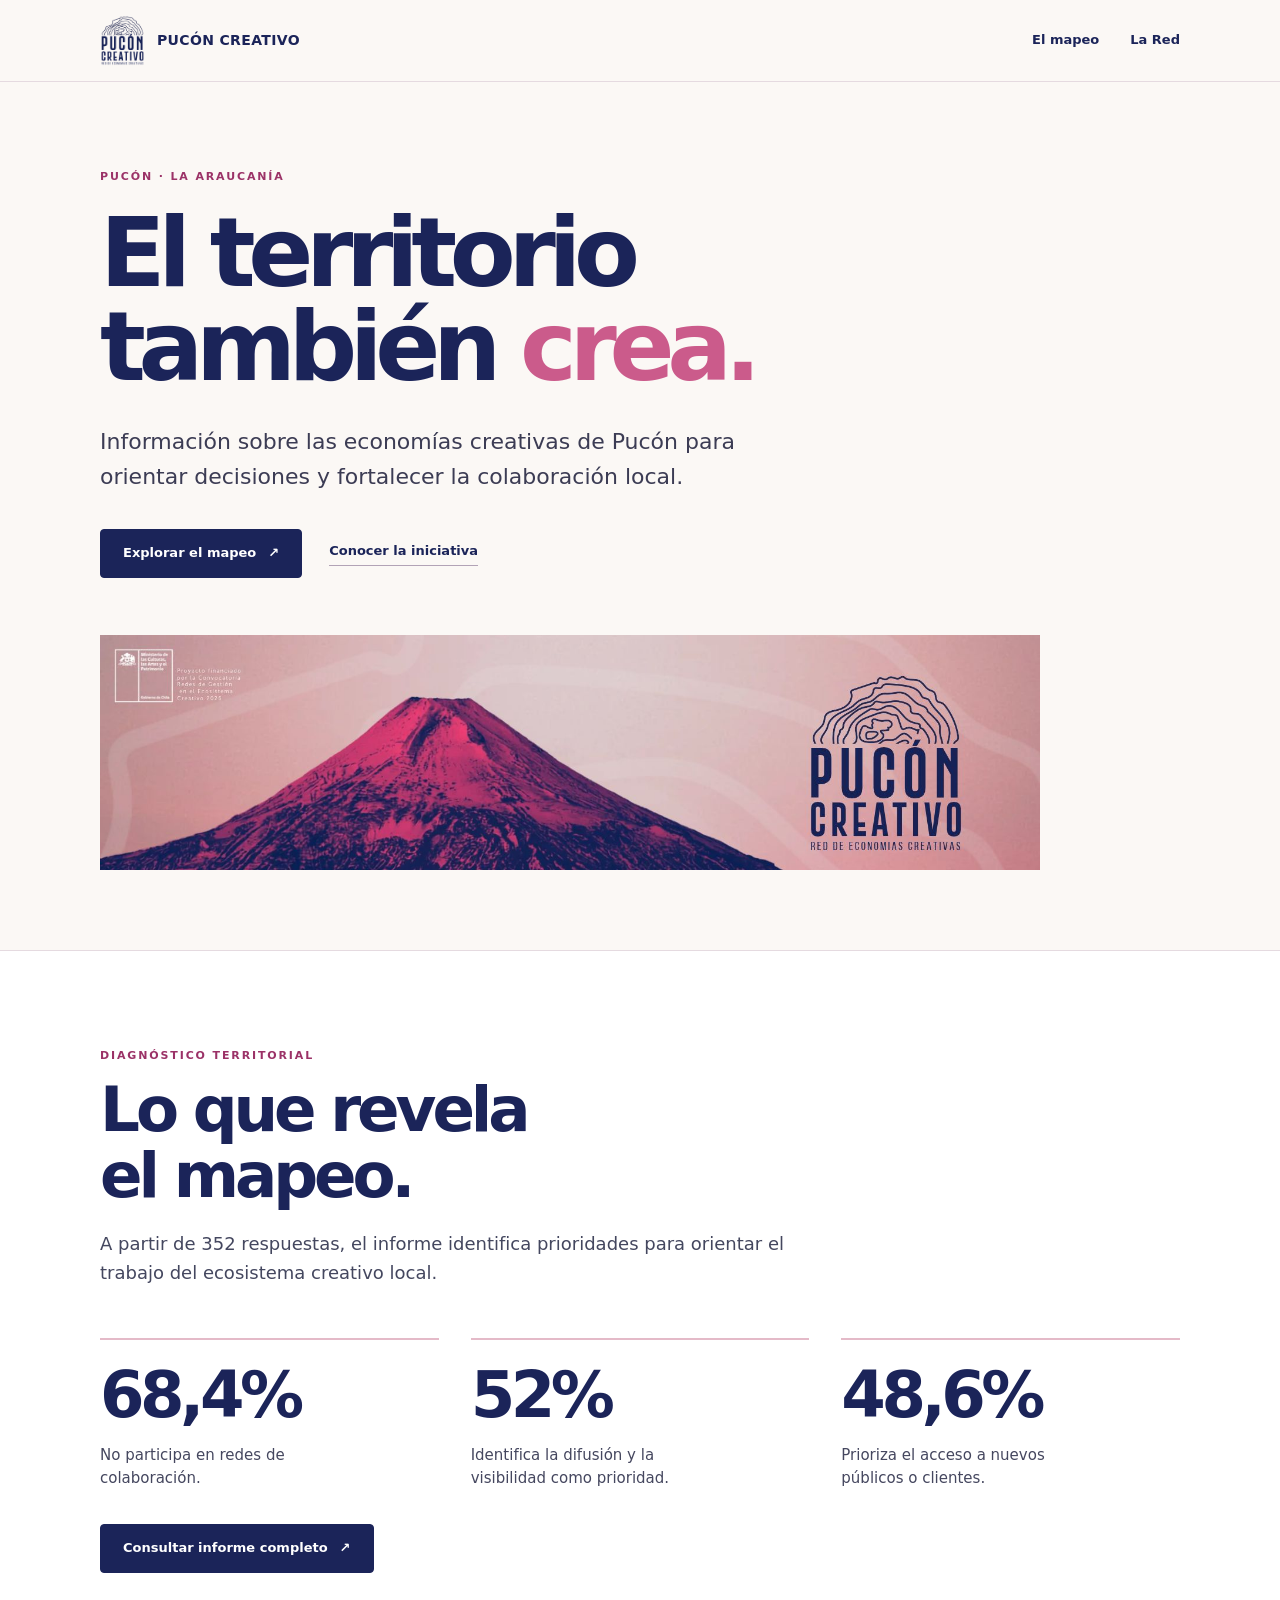
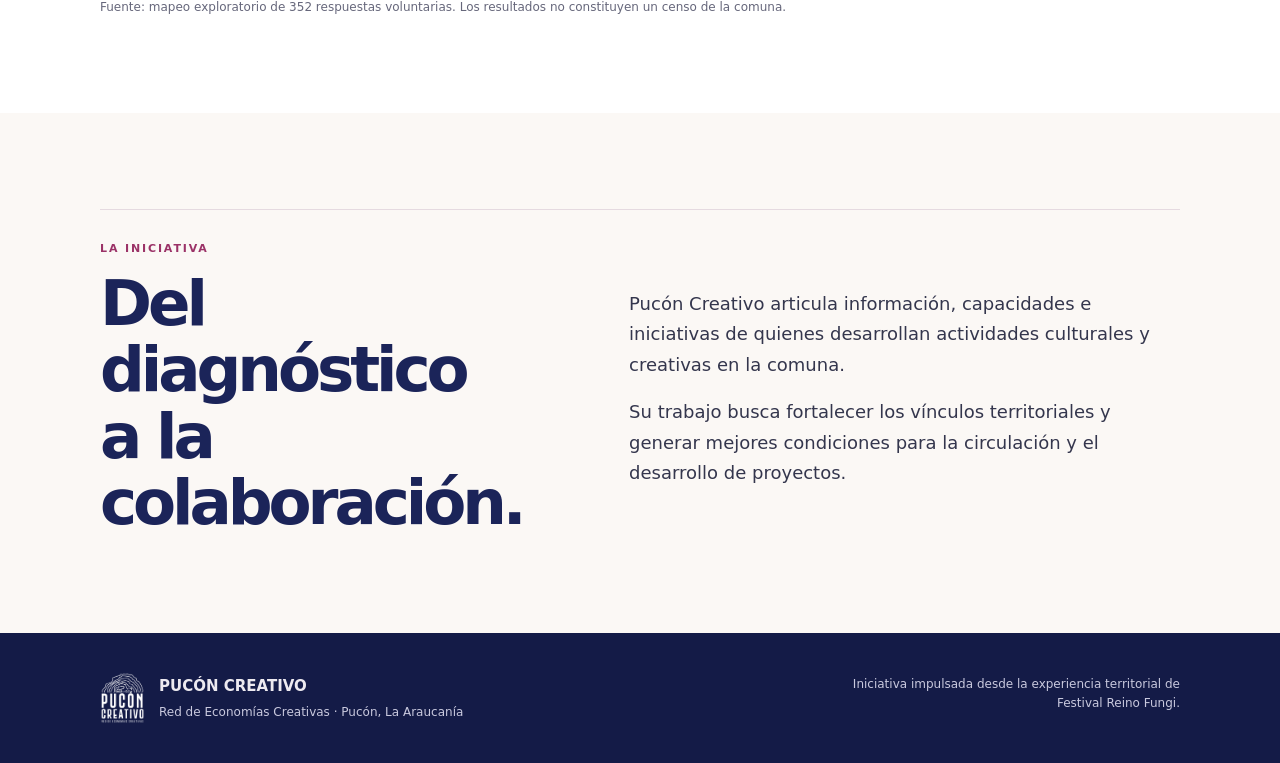
<file: index.html>
<!doctype html>
<html lang="es">
<head>
<meta charset="utf-8">
<meta name="viewport" content="width=device-width,initial-scale=1">
<meta name="description" content="Pucón Creativo conecta información territorial y colaboración para fortalecer las economías creativas de Pucón, La Araucanía.">
<meta name="theme-color" content="#1b2459">
<meta name="robots" content="index,follow">
<link rel="canonical" href="https://puconcreativo.cl/">
<meta property="og:type" content="website">
<meta property="og:locale" content="es_CL">
<meta property="og:site_name" content="Pucón Creativo">
<meta property="og:title" content="Pucón Creativo | El territorio también crea">
<meta property="og:description" content="Conocimiento y colaboración para las economías creativas de Pucón.">
<meta property="og:url" content="https://puconcreativo.cl/">
<meta property="og:image" content="https://puconcreativo.cl/assets/banner-pucon-creativo.jpg">
<meta name="twitter:card" content="summary_large_image">
<link rel="icon" type="image/png" href="assets/logo-pucon-creativo.png">
<link rel="stylesheet" href="assets/experiencia-v2.css">
<title>Pucón Creativo | Red de Economías Creativas</title>
</head>
<body>
<a class="skip" href="#contenido">Saltar al contenido</a>
<header class="site-head">
<nav class="nav container" aria-label="Navegación principal">
  <a class="brand" href="#inicio"><img src="assets/logo-pucon-creativo.png" alt=""><span>PUCÓN CREATIVO</span></a>
  <button class="menu-toggle" id="menu-toggle" type="button" aria-expanded="false" aria-controls="navlinks">Menú</button>
  <div class="navlinks" id="navlinks">
    <a href="#mapeo">El mapeo</a>
    <a href="#red">La Red</a>
    <a href="#agenda" id="nav-agenda" hidden>Agenda</a>
    <a href="#actualidad" id="nav-actualidad" hidden>Actualidad</a>
  </div>
</nav>
</header>
<main id="contenido">
  <section class="hero" id="inicio" aria-labelledby="hero-title">
    <div class="container">
      <span class="eyebrow">PUCÓN · LA ARAUCANÍA</span>
      <h1 id="hero-title">El territorio<br>también <em>crea.</em></h1>
      <p class="hero-copy" id="intro-edicion">Información y colaboración para fortalecer las economías creativas de Pucón.</p>
      <div class="hero-actions">
        <a class="link-primary" href="#mapeo">Explorar el mapeo <span aria-hidden="true">↗</span></a>
        <a class="link-quiet" href="#red">Conocer la iniciativa</a>
      </div>
      <div class="hero-visual">
        <img src="assets/banner-pucon-creativo.jpg" alt="Gráfica territorial de Pucón Creativo con el volcán Rukapillán y créditos institucionales" fetchpriority="high">
      </div>
    </div>
  </section>

  <section class="section results" id="mapeo" aria-labelledby="mapeo-title">
    <div class="container section-inner">
      <span class="eyebrow">DIAGNÓSTICO TERRITORIAL</span>
      <h2 class="section-title" id="mapeo-title">Lo que revela<br>el mapeo.</h2>
      <p class="section-lede">A partir de 352 respuestas, el informe identifica prioridades para orientar el trabajo del ecosistema creativo local.</p>
      <div class="indicators" aria-label="Tres resultados destacados del mapeo">
        <article class="indicator"><strong>68,4%</strong><p>No participa en redes de colaboración.</p></article>
        <article class="indicator"><strong>52%</strong><p>Identifica la difusión y la visibilidad como prioridad.</p></article>
        <article class="indicator"><strong>48,6%</strong><p>Prioriza el acceso a nuevos públicos o clientes.</p></article>
      </div>
      <div class="result-action">
        <a class="link-primary" href="https://drive.google.com/file/d/1N3PSCy8HWKX1rpr0u7PnchMHRvWD5v2Q/view" data-report-link target="_blank" rel="noopener noreferrer">Consultar informe completo <span aria-hidden="true">↗</span></a>
      </div>
      <p class="source">Fuente: mapeo exploratorio de 352 respuestas voluntarias. Los resultados no constituyen un censo de la comuna.</p>
    </div>
  </section>

  <section class="section red" id="red" aria-labelledby="red-title">
    <div class="container section-inner">
      <div>
        <span class="eyebrow">LA INICIATIVA</span>
        <h2 class="section-title" id="red-title">Del diagnóstico<br>a la colaboración.</h2>
      </div>
      <div class="red-text">
        <p>Pucón Creativo articula información, capacidades e iniciativas de quienes desarrollan actividades culturales y creativas en la comuna.</p>
        <p>Su trabajo busca fortalecer los vínculos territoriales y generar mejores condiciones para la circulación y el desarrollo de proyectos.</p>
      </div>
    </div>
  </section>

  <section class="optional" id="agenda" aria-labelledby="agenda-title" hidden>
    <div class="container">
      <span class="eyebrow">AGENDA TERRITORIAL</span>
      <h2 class="section-title" id="agenda-title">Próximas actividades.</h2>
      <div class="records" id="agenda-list"></div>
    </div>
  </section>

  <section class="optional" id="actualidad" aria-labelledby="actualidad-title" hidden>
    <div class="container">
      <span class="eyebrow">ACTUALIDAD</span>
      <h2 class="section-title" id="actualidad-title">Desde la red.</h2>
      <div class="news-grid" id="noticias-list"></div>
    </div>
  </section>
</main>
<footer class="footer">
  <div class="container footer-content">
    <div class="footer-main">
      <img src="assets/logo-pucon-creativo.png" alt="">
      <div><strong>PUCÓN CREATIVO</strong><p>Red de Economías Creativas · Pucón, La Araucanía</p></div>
    </div>
    <div class="footer-meta">
      <p>Iniciativa impulsada desde la experiencia territorial de Festival Reino Fungi.</p>
      <div class="footer-contacts" id="contactos"></div>
    </div>
  </div>
</footer>
<script>
(function(){
  const toggle=document.getElementById('menu-toggle');
  const nav=document.getElementById('navlinks');
  function close(){nav.classList.remove('open');toggle.setAttribute('aria-expanded','false');toggle.textContent='Menú';}
  toggle.addEventListener('click',()=>{const on=nav.classList.toggle('open');toggle.setAttribute('aria-expanded',String(on));toggle.textContent=on?'Cerrar':'Menú';});
  nav.querySelectorAll('a').forEach(a=>a.addEventListener('click',close));
  document.addEventListener('keydown',e=>{if(e.key==='Escape'&&nav.classList.contains('open')){close();toggle.focus();}});
  document.addEventListener('click',e=>{if(nav.classList.contains('open')&&!nav.contains(e.target)&&!toggle.contains(e.target))close();});

  function safeURL(raw){
    if(typeof raw!=='string'||!raw.trim())return null;
    try{const u=new URL(raw,location.href);return ['https:','http:'].includes(u.protocol)?u.href:null;}catch{return null;}
  }
  const node=(type,text,className)=>{
    const el=document.createElement(type);
    if(className)el.className=className;
    if(text!==undefined)el.textContent=String(text);
    return el;
  };
  async function load(path){
    const res=await fetch(path,{cache:'no-cache'});
    if(!res.ok)throw new Error(path);
    return await res.json();
  }
  async function configure(){
    try{
      const cfg=await load('content/sitio.json');
      if(cfg.introduccion)document.getElementById('intro-edicion').textContent=cfg.introduccion;
      const report=safeURL(cfg.informe);
      if(report)document.querySelectorAll('[data-report-link]').forEach(a=>a.href=report);
      const contacts=document.getElementById('contactos');
      if(cfg.contacto&&/^[^\s@]+@[^\s@]+\.[^\s@]+$/.test(cfg.contacto)){
        const mail=node('a','Contacto');mail.href='mailto:'+cfg.contacto;contacts.append(mail);
      }
      const insta=safeURL(cfg.instagram);
      if(insta){const link=node('a','Instagram');link.href=insta;link.target='_blank';link.rel='noopener noreferrer';contacts.append(link);}
    }catch(e){console.warn('No se pudo cargar la configuración editorial',e);}
  }
  async function agenda(){
    try{
      const data=await load('content/agenda.json');
      if(!Array.isArray(data))return;
      const items=data.filter(x=>x&&x.publicado===true&&x.titulo);
      if(!items.length)return;
      const parent=document.getElementById('agenda-list');
      for(const x of items.slice(0,6)){
        const article=node('article',undefined,'record');
        article.append(node('span',x.fecha||'Fecha por confirmar','date'));
        const detail=node('div');
        detail.append(node('h3',x.titulo));
        if(x.lugar)detail.append(node('p',x.lugar));
        if(x.resumen)detail.append(node('p',x.resumen));
        const link=safeURL(x.enlace);
        if(link){const a=node('a','Más información ↗','external');a.href=link;a.rel='noopener noreferrer';a.target='_blank';detail.append(a);}
        article.append(detail);parent.append(article);
      }
      document.getElementById('agenda').hidden=false;
      document.getElementById('nav-agenda').hidden=false;
    }catch(e){console.warn('Agenda no disponible',e);}
  }
  async function noticias(){
    try{
      const data=await load('content/noticias.json');
      if(!Array.isArray(data))return;
      const items=data.filter(x=>x&&x.publicado===true&&x.titulo&&x.slug);
      if(!items.length)return;
      const parent=document.getElementById('noticias-list');
      for(const x of items.slice(0,3)){
        const article=node('article',undefined,'news-card');
        const url=safeURL(x.imagen);
        if(url){const img=node('img');img.src=url;img.alt='';img.loading='lazy';article.append(img);}
        if(x.fecha)article.append(node('span',x.fecha,'eyebrow'));
        article.append(node('h3',x.titulo));
        if(x.resumen)article.append(node('p',x.resumen));
        const a=node('a','Leer noticia ↗','external');
        a.href='noticia.html?slug='+encodeURIComponent(x.slug);article.append(a);
        parent.append(article);
      }
      document.getElementById('actualidad').hidden=false;
      document.getElementById('nav-actualidad').hidden=false;
    }catch(e){console.warn('Actualidad no disponible',e);}
  }
  void Promise.all([configure(),agenda(),noticias()]);
})();
</script>
</body>
</html>
</file>
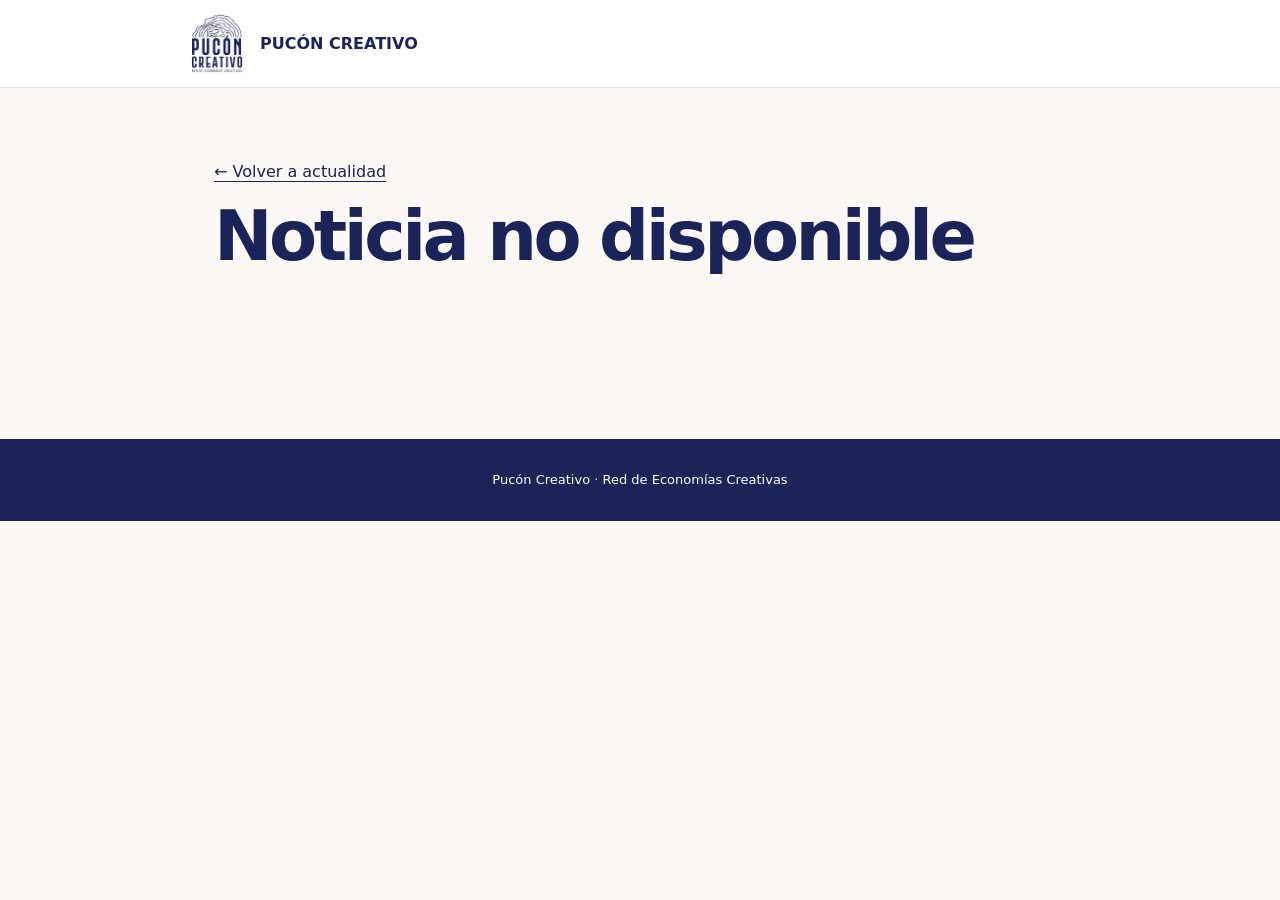
<file: noticia.html>
<!doctype html><html lang="es"><head><meta charset="UTF-8"><meta name="viewport" content="width=device-width,initial-scale=1"><title>Actualidad | Pucón Creativo</title><style>
:root{--navy:#1b2459;--pink:#ef82a8}*{box-sizing:border-box}body{margin:0;background:#fbf8f5;color:#333b56;font:16px/1.7 Inter,system-ui,Arial,sans-serif}header{border-bottom:1px solid #e4d9df;background:white;padding:13px max(24px,calc((100vw - 900px)/2))}header a{display:flex;gap:16px;align-items:center;color:var(--navy);font-weight:850;text-decoration:none}header img{width:54px;height:61px;object-fit:contain}main{max-width:900px;margin:70px auto;padding:0 24px 80px}h1{color:var(--navy);font-size:clamp(38px,6vw,70px);line-height:1.02;letter-spacing:-.05em;margin:16px 0}.fecha{color:#bb426f;font-size:13px;font-weight:850;letter-spacing:.06em;text-transform:uppercase}.resumen{font-size:21px;color:#505675;max-width:740px}.contenido{white-space:pre-line;margin-top:30px;max-width:740px}.image{width:100%;height:auto;max-height:520px;object-fit:cover;margin:28px 0}footer{text-align:center;padding:30px;background:var(--navy);color:white;font-size:13px}.back{display:inline-block;color:var(--navy);text-decoration:underline;text-underline-offset:4px}</style></head><body>
<header><a href="./"><img src="assets/logo-pucon-creativo.png" alt="Logo Pucón Creativo">PUCÓN CREATIVO</a></header>
<main><a href="./#actualidad" class="back">← Volver a actualidad</a><article id="contenido"><h1>Actualidad</h1><p>Cargando noticia...</p></article></main><footer>Pucón Creativo · Red de Economías Creativas</footer>
<script>
(async function(){const params=new URLSearchParams(location.search),slug=params.get('slug'),root=document.getElementById('contenido');try{const r=await fetch('content/noticias.json');if(!r.ok)throw Error();const data=await r.json(),n=data.find(x=>x&&x.publicado===true&&x.slug===slug);if(!n)throw Error();root.replaceChildren();const add=(tag,cls,text)=>{let e=document.createElement(tag);if(cls)e.className=cls;e.textContent=text;root.append(e);return e};add('div','fecha',n.fecha||'Actualidad');add('h1','',n.titulo);add('p','resumen',n.resumen||'');if(n.imagen){try{let u=new URL(n.imagen,location.origin);if(['https:','http:'].includes(u.protocol)){const img=document.createElement('img');img.className='image';img.src=u.href;img.alt='Imagen de '+n.titulo;root.append(img)}}catch(e){}}add('div','contenido',n.contenido||'');document.title=n.titulo+' | Pucón Creativo';}catch(_){root.replaceChildren();const h=document.createElement('h1');h.textContent='Noticia no disponible';root.append(h)}})();
</script></body></html>
</file>
<file: assets/experiencia-v2.css>
/* Pucón Creativo — diseño editorial sintético */
:root{--navy:#1b2459;--navyd:#141b47;--pink:#ef82a8;--ink:#34364d;--muted:#66677b;--line:#e5dae0;--paper:#fbf8f5;--white:#fff}
*{box-sizing:border-box}
html{scroll-behavior:smooth;scroll-padding-top:90px}
body{margin:0;font:16px/1.55 Inter,system-ui,-apple-system,"Segoe UI",sans-serif;color:var(--ink);background:var(--paper);-webkit-font-smoothing:antialiased}
h1,h2,h3,p{margin:0}h1,h2,h3{color:var(--navy)}
a{color:inherit;text-decoration:none}img{display:block;max-width:100%;height:auto}
button{font:inherit}a:focus-visible,button:focus-visible{outline:3px solid #ae2a62;outline-offset:4px}
[hidden]{display:none!important}
.container{width:min(1080px,calc(100% - 60px));margin-inline:auto}
.skip{position:fixed;left:15px;top:-100px;z-index:1000;background:#fff;color:var(--navy);padding:13px 17px;border:2px solid var(--navy);font-weight:800}
.skip:focus{top:12px}
.site-head{position:sticky;top:0;z-index:90;background:#fbf8f5f5;border-bottom:1px solid var(--line);backdrop-filter:blur(14px)}
.nav{min-height:81px;display:flex;align-items:center;justify-content:space-between;gap:20px}
.brand{display:flex;align-items:center;gap:12px;color:var(--navy);font-size:14px;line-height:1.2;font-weight:850;letter-spacing:.025em}
.brand img{width:45px;height:52px;object-fit:contain}
.navlinks{display:flex;gap:31px;align-items:center}
.navlinks a{font-size:13px;font-weight:650;color:var(--navy);padding-block:9px}
.navlinks a:hover{color:#a72e66}
.menu-toggle{display:none;border:1px solid var(--line);border-radius:6px;padding:9px 13px;background:white;color:var(--navy);font-size:13px;font-weight:750}
.eyebrow{display:block;color:#9b3267;font-size:11px;font-weight:850;letter-spacing:.17em;text-transform:uppercase}
.hero{padding:86px 0 80px;border-bottom:1px solid var(--line)}
.hero h1{font-size:clamp(58px,7.5vw,108px);font-weight:850;letter-spacing:-.077em;line-height:.98;max-width:880px;margin:21px 0 31px}
.hero h1 em{font-style:normal;color:#cb5b8b}
.hero-copy{font-size:clamp(18px,1.9vw,22px);line-height:1.56;max-width:690px;color:#3c3c54}
.hero-actions{display:flex;flex-wrap:wrap;align-items:center;gap:27px;margin-top:35px}
.link-primary{display:inline-flex;align-items:center;justify-content:center;min-height:49px;padding:13px 22px;background:var(--navy);color:white;border:1px solid var(--navy);border-radius:4px;font-size:13px;font-weight:800;gap:12px;transition:background .2s}
.link-primary:hover{background:#2c3777}
.link-quiet{border-bottom:1px solid #b2a3b6;font-size:13px;color:var(--navy);font-weight:700;padding-bottom:4px}
.link-quiet:hover{border-bottom-color:var(--navy)}
.hero-visual{padding-top:57px}
.hero-visual img{width:100%;max-height:235px;object-fit:contain;object-position:left center}
.section{padding:96px 0}
.section-inner{border-top:1px solid var(--line);padding-top:30px}
.section-title{max-width:790px;font-size:clamp(37px,4.9vw,65px);line-height:1.06;font-weight:800;letter-spacing:-.065em;margin:13px 0 19px}
.section-lede{max-width:700px;font-size:18px;line-height:1.62;color:#44475f}
.results{background:#fff}
.results .section-inner{border-top:0;padding-top:0}
.indicators{display:grid;grid-template-columns:repeat(3,minmax(0,1fr));gap:32px;margin:51px 0 35px}
.indicator{border-top:2px solid #e4bac8;padding:22px 9px 0 0}
.indicator strong{display:block;font-size:clamp(43px,5vw,69px);line-height:1.05;letter-spacing:-.07em;font-weight:850;color:var(--navy);margin-bottom:15px}
.indicator p{max-width:240px;font-size:15px;line-height:1.48;color:#45475f}
.source{font-size:12px;color:#66677b;line-height:1.6;max-width:820px;margin:25px 0 0}
.result-action{margin-top:18px}
.red{background:var(--paper)}
.red .section-inner{display:grid;grid-template-columns:minmax(0,1fr) minmax(0,1.2fr);gap:70px}
.red .section-title{margin:14px 0 0}
.red-text{padding-top:49px;font-size:18px;line-height:1.69;max-width:560px}
.red-text p+p{margin-top:17px}
.red-note{font-size:13px;color:var(--muted);margin-top:23px!important}
.optional{padding:72px 0;background:#fff;border-top:1px solid var(--line)}
.optional .section-title{font-size:clamp(31px,4vw,45px)}
.records{margin-top:32px;border-top:1px solid var(--line)}
.record{padding:23px 0;border-bottom:1px solid var(--line);display:grid;grid-template-columns:145px 1fr;gap:23px}
.record .date{font-size:12px;color:#8d3665;font-weight:800}
.record h3{font-size:21px;line-height:1.25;letter-spacing:-.025em;margin-bottom:9px}
.record p{font-size:14px;line-height:1.55}
.record .external{font-size:13px;font-weight:750;display:inline-block;margin-top:12px;text-decoration:underline;text-underline-offset:3px}
.news-grid{display:grid;grid-template-columns:repeat(3,minmax(0,1fr));gap:22px;margin-top:31px}
.news-card{border-top:2px solid #e4bac8;padding-top:18px}
.news-card img{width:100%;max-height:150px;object-fit:cover;margin-bottom:14px}
.news-card h3{font-size:20px;line-height:1.28;letter-spacing:-.025em;margin:10px 0}
.news-card p{font-size:14px;line-height:1.5}
.footer{background:var(--navyd);color:#edeaf0;padding:38px 0}
.footer-content{display:flex;justify-content:space-between;align-items:center;gap:30px}
.footer-main{display:flex;align-items:center;gap:14px}
.footer-main img{width:45px;height:54px;object-fit:contain;filter:brightness(0) invert(1)}
.footer-main strong{font-size:15px}
.footer-main p{font-size:12px;color:#c9c9de;margin-top:4px}
.footer-meta{text-align:right;font-size:12px;color:#c9c9de;max-width:365px;line-height:1.6}
.footer-meta a{text-decoration:underline;text-underline-offset:3px}
.footer-contacts{display:flex;flex-wrap:wrap;justify-content:flex-end;gap:15px;margin-top:7px}
@media(max-width:800px){
.container{width:calc(100% - 40px)}
.nav{min-height:71px}.brand img{width:38px;height:48px}
.menu-toggle{display:block}
.navlinks{display:none;position:absolute;left:0;right:0;top:100%;background:var(--paper);padding:14px 21px 25px;box-shadow:0 16px 24px #1b245915;border-bottom:1px solid var(--line);flex-direction:column;align-items:stretch;gap:1px}
.navlinks.open{display:flex}
.navlinks a{display:block;min-height:46px;padding:13px 5px;font-size:15px}
.hero{padding:72px 0 60px}.hero h1{font-size:clamp(54px,10vw,82px)}
.hero-visual{padding-top:42px}.hero-visual img{max-height:200px}
.section{padding:78px 0}.indicators{gap:19px}.red .section-inner{grid-template-columns:1fr;gap:9px}.red-text{padding-top:11px}
}
@media(max-width:580px){
.hero{padding:56px 0 45px}.hero h1{font-size:clamp(51px,12vw,67px);margin:17px 0 23px}
.hero-copy{font-size:18px}
.hero-actions{gap:18px}
.hero-visual{padding-top:40px}.hero-visual img{max-height:158px}
.section{padding:65px 0}.section-title{font-size:clamp(37px,9vw,47px)}
.section-lede{font-size:17px}
.indicators{grid-template-columns:1fr;gap:0;margin:33px 0 22px}
.indicator{padding:21px 0 26px;border-top:1px solid var(--line);display:grid;grid-template-columns:135px 1fr;gap:20px;align-items:start}
.indicator strong{font-size:46px;margin:0}.indicator p{font-size:14px}
.red-text{font-size:17px}
.record{grid-template-columns:1fr;gap:3px}
.news-grid{grid-template-columns:1fr}
.footer-content{align-items:flex-start;flex-direction:column}.footer-meta{text-align:left}.footer-contacts{justify-content:flex-start}
}
@media(prefers-reduced-motion:reduce){html{scroll-behavior:auto}.link-primary{transition:none}}
</file>
